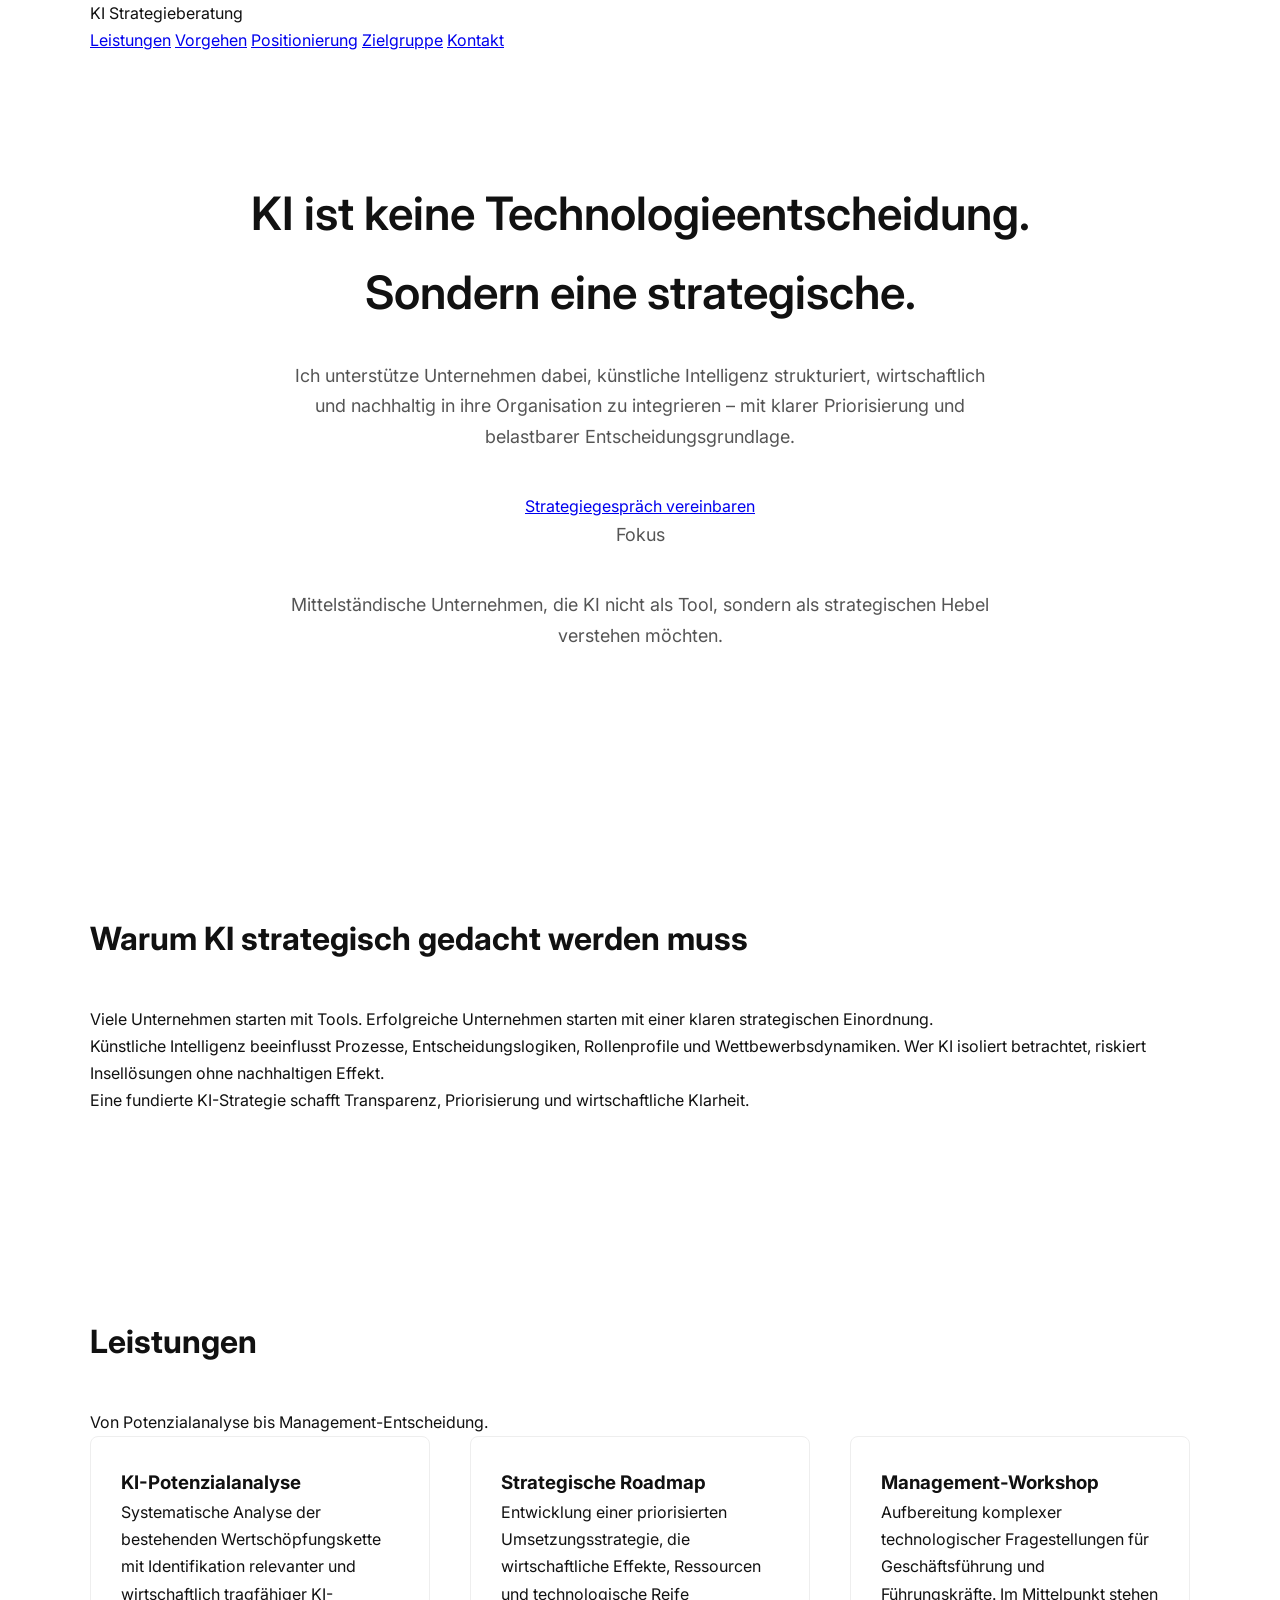
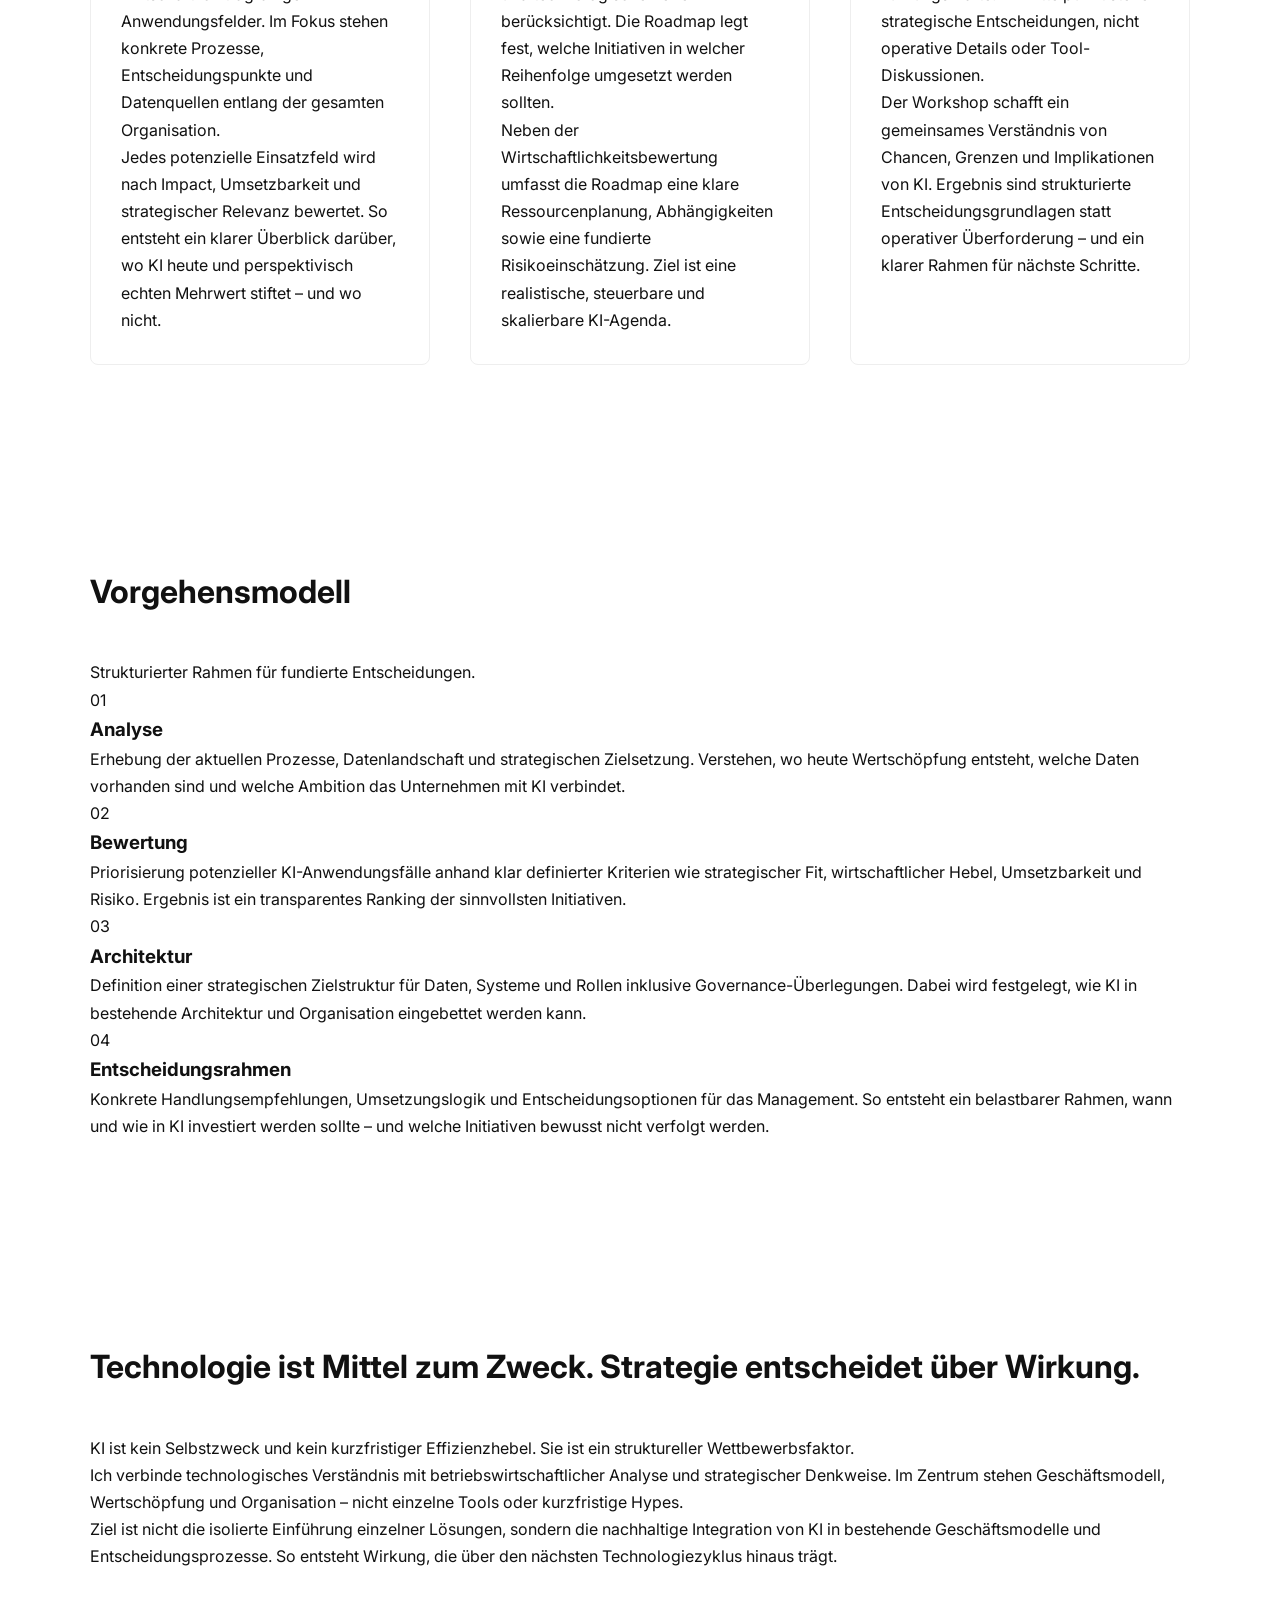
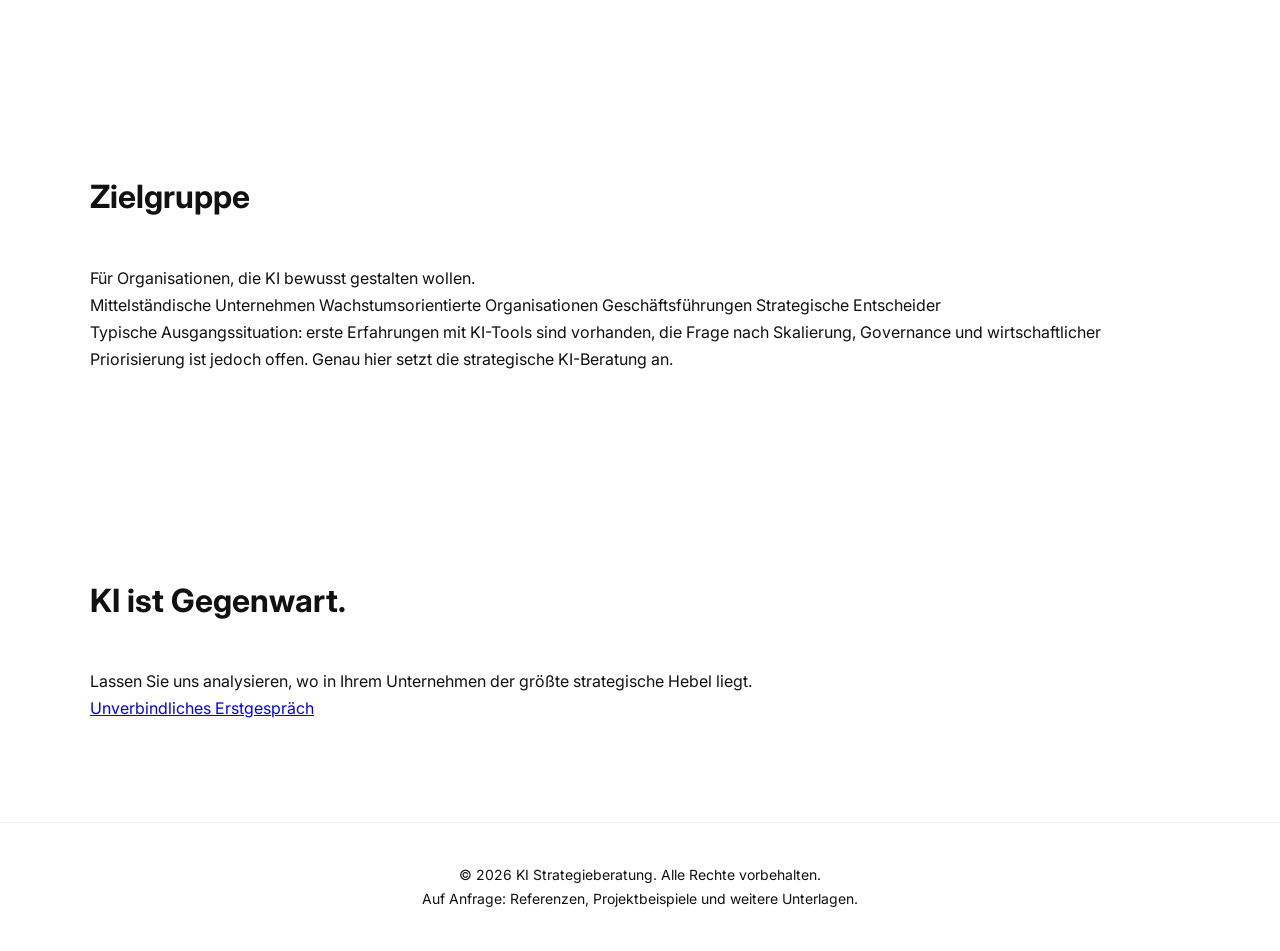
<file: index.html>
<!DOCTYPE html>
<html lang="de">
<head>
    <meta charset="UTF-8">
    <title>KI-Strategieberatung – Strukturierte KI-Integration für den Mittelstand</title>
    <meta name="viewport" content="width=device-width, initial-scale=1">
    <meta name="description" content="Strategische KI-Beratung für mittelständische Unternehmen: KI-Potenzialanalyse, Roadmap-Entwicklung und Management-Workshops für eine wirtschaftliche, nachhaltige Integration von KI.">
    <link rel="preconnect" href="https://fonts.googleapis.com">
    <link rel="preconnect" href="https://fonts.gstatic.com" crossorigin>
    <link href="https://fonts.googleapis.com/css2?family=Inter:wght@300;400;500;600;700&display=swap" rel="stylesheet">
    <link rel="stylesheet" href="style.css">
</head>
<body>
    <header class="site-header">
        <div class="container site-header__inner">
            <div class="site-header__brand">
                <span class="brand-mark"></span>
                <span class="brand-name">KI&nbsp;Strategieberatung</span>
            </div>
            <nav class="site-header__nav" aria-label="Hauptnavigation">
                <a href="#leistungen" class="nav-link">Leistungen</a>
                <a href="#vorgehen" class="nav-link">Vorgehen</a>
                <a href="#positionierung" class="nav-link">Positionierung</a>
                <a href="#zielgruppe" class="nav-link">Zielgruppe</a>
                <a href="#kontakt" class="nav-link nav-link--highlight">Kontakt</a>
            </nav>
        </div>
    </header>

    <main>
        <!-- HERO -->
        <section class="hero" aria-labelledby="hero-heading">
            <div class="container hero__inner">
                <div class="hero__content">
                    <h1 id="hero-heading" class="hero__headline">
                        KI ist keine Technologieentscheidung.<br>
                        Sondern eine strategische.
                    </h1>
                    <p class="hero__subline">
                        Ich unterstütze Unternehmen dabei, künstliche Intelligenz strukturiert, wirtschaftlich und nachhaltig in ihre Organisation zu integrieren – mit klarer Priorisierung und belastbarer Entscheidungsgrundlage.
                    </p>
                    <div class="hero__actions">
                        <a href="#kontakt" class="btn btn--primary">
                            Strategiegespräch vereinbaren
                        </a>
                    </div>
                </div>
                <div class="hero__meta">
                    <p class="hero__meta-label">Fokus</p>
                    <p class="hero__meta-text">
                        Mittelständische Unternehmen, die KI nicht als Tool, sondern als strategischen Hebel verstehen möchten.
                    </p>
                </div>
            </div>
        </section>

        <!-- STRATEGISCHE EINORDNUNG -->
        <section class="section section--light" id="einordnung" aria-labelledby="einordnung-heading">
            <div class="container section__inner section__inner--narrow">
                <h2 id="einordnung-heading" class="section__headline">
                    Warum KI strategisch gedacht werden muss
                </h2>
                <div class="section__body">
                    <p>
                        Viele Unternehmen starten mit Tools. Erfolgreiche Unternehmen starten mit einer klaren strategischen Einordnung.
                    </p>
                    <p>
                        Künstliche Intelligenz beeinflusst Prozesse, Entscheidungslogiken, Rollenprofile und Wettbewerbsdynamiken. Wer KI isoliert betrachtet, riskiert Insellösungen ohne nachhaltigen Effekt.
                    </p>
                    <p>
                        Eine fundierte KI-Strategie schafft Transparenz, Priorisierung und wirtschaftliche Klarheit.
                    </p>
                </div>
            </div>
        </section>

        <!-- LEISTUNGEN -->
        <section class="section" id="leistungen" aria-labelledby="leistungen-heading">
            <div class="container section__inner">
                <div class="section__header">
                    <h2 id="leistungen-heading" class="section__headline">
                        Leistungen
                    </h2>
                    <p class="section__kicker">
                        Von Potenzialanalyse bis Management-Entscheidung.
                    </p>
                </div>

                <div class="grid grid--three">
                    <article class="card">
                        <h3 class="card__title">KI-Potenzialanalyse</h3>
                        <p class="card__text">
                            Systematische Analyse der bestehenden Wertschöpfungskette mit Identifikation relevanter und wirtschaftlich tragfähiger KI-Anwendungsfelder. Im Fokus stehen konkrete Prozesse, Entscheidungspunkte und Datenquellen entlang der gesamten Organisation.
                        </p>
                        <p class="card__text">
                            Jedes potenzielle Einsatzfeld wird nach Impact, Umsetzbarkeit und strategischer Relevanz bewertet. So entsteht ein klarer Überblick darüber, wo KI heute und perspektivisch echten Mehrwert stiftet – und wo nicht.
                        </p>
                    </article>

                    <article class="card">
                        <h3 class="card__title">Strategische Roadmap</h3>
                        <p class="card__text">
                            Entwicklung einer priorisierten Umsetzungsstrategie, die wirtschaftliche Effekte, Ressourcen und technologische Reife berücksichtigt. Die Roadmap legt fest, welche Initiativen in welcher Reihenfolge umgesetzt werden sollten.
                        </p>
                        <p class="card__text">
                            Neben der Wirtschaftlichkeitsbewertung umfasst die Roadmap eine klare Ressourcenplanung, Abhängigkeiten sowie eine fundierte Risikoeinschätzung. Ziel ist eine realistische, steuerbare und skalierbare KI-Agenda.
                        </p>
                    </article>

                    <article class="card">
                        <h3 class="card__title">Management-Workshop</h3>
                        <p class="card__text">
                            Aufbereitung komplexer technologischer Fragestellungen für Geschäftsführung und Führungskräfte. Im Mittelpunkt stehen strategische Entscheidungen, nicht operative Details oder Tool-Diskussionen.
                        </p>
                        <p class="card__text">
                            Der Workshop schafft ein gemeinsames Verständnis von Chancen, Grenzen und Implikationen von KI. Ergebnis sind strukturierte Entscheidungsgrundlagen statt operativer Überforderung – und ein klarer Rahmen für nächste Schritte.
                        </p>
                    </article>
                </div>
            </div>
        </section>

        <!-- VORGEHENSMODELL -->
        <section class="section section--muted" id="vorgehen" aria-labelledby="vorgehen-heading">
            <div class="container section__inner">
                <div class="section__header">
                    <h2 id="vorgehen-heading" class="section__headline">
                        Vorgehensmodell
                    </h2>
                    <p class="section__kicker">
                        Strukturierter Rahmen für fundierte Entscheidungen.
                    </p>
                </div>

                <div class="steps">
                    <article class="step">
                        <div class="step__badge">01</div>
                        <div class="step__content">
                            <h3 class="step__title">Analyse</h3>
                            <p class="step__text">
                                Erhebung der aktuellen Prozesse, Datenlandschaft und strategischen Zielsetzung. Verstehen, wo heute Wertschöpfung entsteht, welche Daten vorhanden sind und welche Ambition das Unternehmen mit KI verbindet.
                            </p>
                        </div>
                    </article>

                    <article class="step">
                        <div class="step__badge">02</div>
                        <div class="step__content">
                            <h3 class="step__title">Bewertung</h3>
                            <p class="step__text">
                                Priorisierung potenzieller KI-Anwendungsfälle anhand klar definierter Kriterien wie strategischer Fit, wirtschaftlicher Hebel, Umsetzbarkeit und Risiko. Ergebnis ist ein transparentes Ranking der sinnvollsten Initiativen.
                            </p>
                        </div>
                    </article>

                    <article class="step">
                        <div class="step__badge">03</div>
                        <div class="step__content">
                            <h3 class="step__title">Architektur</h3>
                            <p class="step__text">
                                Definition einer strategischen Zielstruktur für Daten, Systeme und Rollen inklusive Governance-Überlegungen. Dabei wird festgelegt, wie KI in bestehende Architektur und Organisation eingebettet werden kann.
                            </p>
                        </div>
                    </article>

                    <article class="step">
                        <div class="step__badge">04</div>
                        <div class="step__content">
                            <h3 class="step__title">Entscheidungsrahmen</h3>
                            <p class="step__text">
                                Konkrete Handlungsempfehlungen, Umsetzungslogik und Entscheidungsoptionen für das Management. So entsteht ein belastbarer Rahmen, wann und wie in KI investiert werden sollte – und welche Initiativen bewusst nicht verfolgt werden.
                            </p>
                        </div>
                    </article>
                </div>
            </div>
        </section>

        <!-- POSITIONIERUNG -->
        <section class="section" id="positionierung" aria-labelledby="positionierung-heading">
            <div class="container section__inner section__inner--narrow">
                <h2 id="positionierung-heading" class="section__headline">
                    Technologie ist Mittel zum Zweck. Strategie entscheidet über Wirkung.
                </h2>
                <div class="section__body">
                    <p>
                        KI ist kein Selbstzweck und kein kurzfristiger Effizienzhebel. Sie ist ein struktureller Wettbewerbsfaktor.
                    </p>
                    <p>
                        Ich verbinde technologisches Verständnis mit betriebswirtschaftlicher Analyse und strategischer Denkweise. Im Zentrum stehen Geschäftsmodell, Wertschöpfung und Organisation – nicht einzelne Tools oder kurzfristige Hypes.
                    </p>
                    <p>
                        Ziel ist nicht die isolierte Einführung einzelner Lösungen, sondern die nachhaltige Integration von KI in bestehende Geschäftsmodelle und Entscheidungsprozesse. So entsteht Wirkung, die über den nächsten Technologiezyklus hinaus trägt.
                    </p>
                </div>
            </div>
        </section>

        <!-- ZIELGRUPPE -->
        <section class="section section--muted" id="zielgruppe" aria-labelledby="zielgruppe-heading">
            <div class="container section__inner">
                <div class="section__header">
                    <h2 id="zielgruppe-heading" class="section__headline">
                        Zielgruppe
                    </h2>
                    <p class="section__kicker">
                        Für Organisationen, die KI bewusst gestalten wollen.
                    </p>
                </div>

                <div class="pill-list">
                    <div class="pill-list__group">
                        <span class="pill">Mittelständische Unternehmen</span>
                        <span class="pill">Wachstumsorientierte Organisationen</span>
                        <span class="pill">Geschäftsführungen</span>
                        <span class="pill">Strategische Entscheider</span>
                    </div>
                    <p class="pill-list__text">
                        Typische Ausgangssituation: erste Erfahrungen mit KI-Tools sind vorhanden, die Frage nach Skalierung, Governance und wirtschaftlicher Priorisierung ist jedoch offen. Genau hier setzt die strategische KI-Beratung an.
                    </p>
                </div>
            </div>
        </section>

        <!-- KONTAKT -->
        <section class="section section--light" id="kontakt" aria-labelledby="kontakt-heading">
            <div class="container section__inner section__inner--narrow section__inner--center">
                <h2 id="kontakt-heading" class="section__headline">
                    KI ist Gegenwart.
                </h2>
                <p class="section__body section__body--center">
                    Lassen Sie uns analysieren, wo in Ihrem Unternehmen der größte strategische Hebel liegt.
                </p>
                <div class="section__actions">
                    <a href="mailto:kontakt@ki-strategieberatung.de" class="btn btn--primary">
                        Unverbindliches Erstgespräch
                    </a>
                </div>
            </div>
        </section>
    </main>

    <footer class="site-footer">
        <div class="container site-footer__inner">
            <p class="site-footer__text">
                © <span id="year">2026</span> KI Strategieberatung. Alle Rechte vorbehalten.
            </p>
            <p class="site-footer__text site-footer__text--muted">
                Auf Anfrage: Referenzen, Projektbeispiele und weitere Unterlagen.
            </p>
        </div>
    </footer>
</body>
</html>
</file>
<file: style.css>
* {
  margin: 0;
  padding: 0;
  box-sizing: border-box;
}

body {
  font-family: 'Inter', sans-serif;
  color: #111;
  background: #fff;
  line-height: 1.7;
}

.container {
  width: 90%;
  max-width: 1100px;
  margin: auto;
}

.hero {
  padding: 120px 0;
  text-align: center;
}

.hero h1 {
  font-size: 46px;
  font-weight: 600;
  margin-bottom: 30px;
}

.hero p {
  max-width: 700px;
  margin: auto;
  margin-bottom: 40px;
  color: #555;
  font-size: 18px;
}

.btn-primary {
  background: #111;
  color: #fff;
  padding: 14px 28px;
  border-radius: 6px;
  text-decoration: none;
  display: inline-block;
  transition: 0.3s ease;
}

.btn-primary:hover {
  background: #333;
}

.section {
  padding: 100px 0;
}

.section.light {
  background: #f6f6f6;
}

h2 {
  font-size: 32px;
  margin-bottom: 40px;
}

.grid {
  display: grid;
  grid-template-columns: repeat(auto-fit, minmax(280px, 1fr));
  gap: 40px;
}

.card {
  padding: 30px;
  border: 1px solid #eee;
  border-radius: 8px;
}

footer {
  padding: 40px 0;
  border-top: 1px solid #eee;
  font-size: 14px;
  text-align: center;
}
</file>
